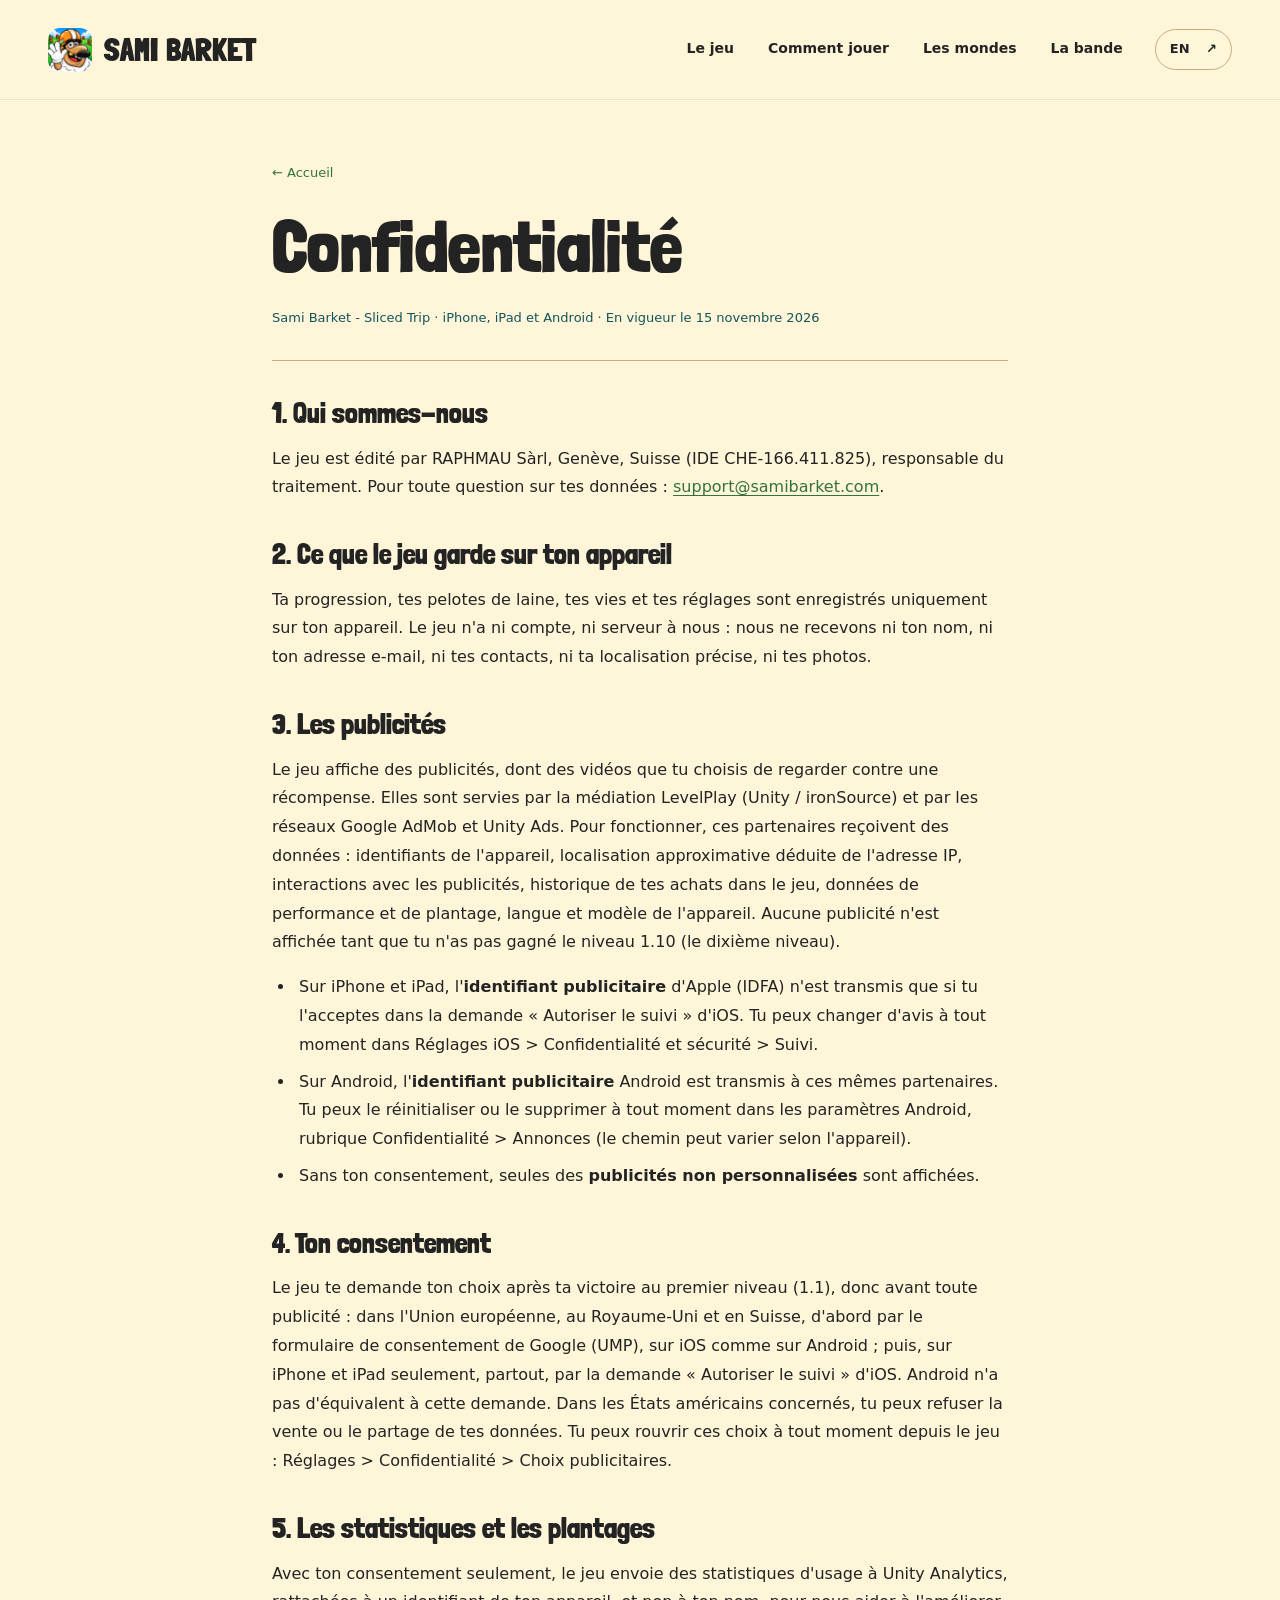
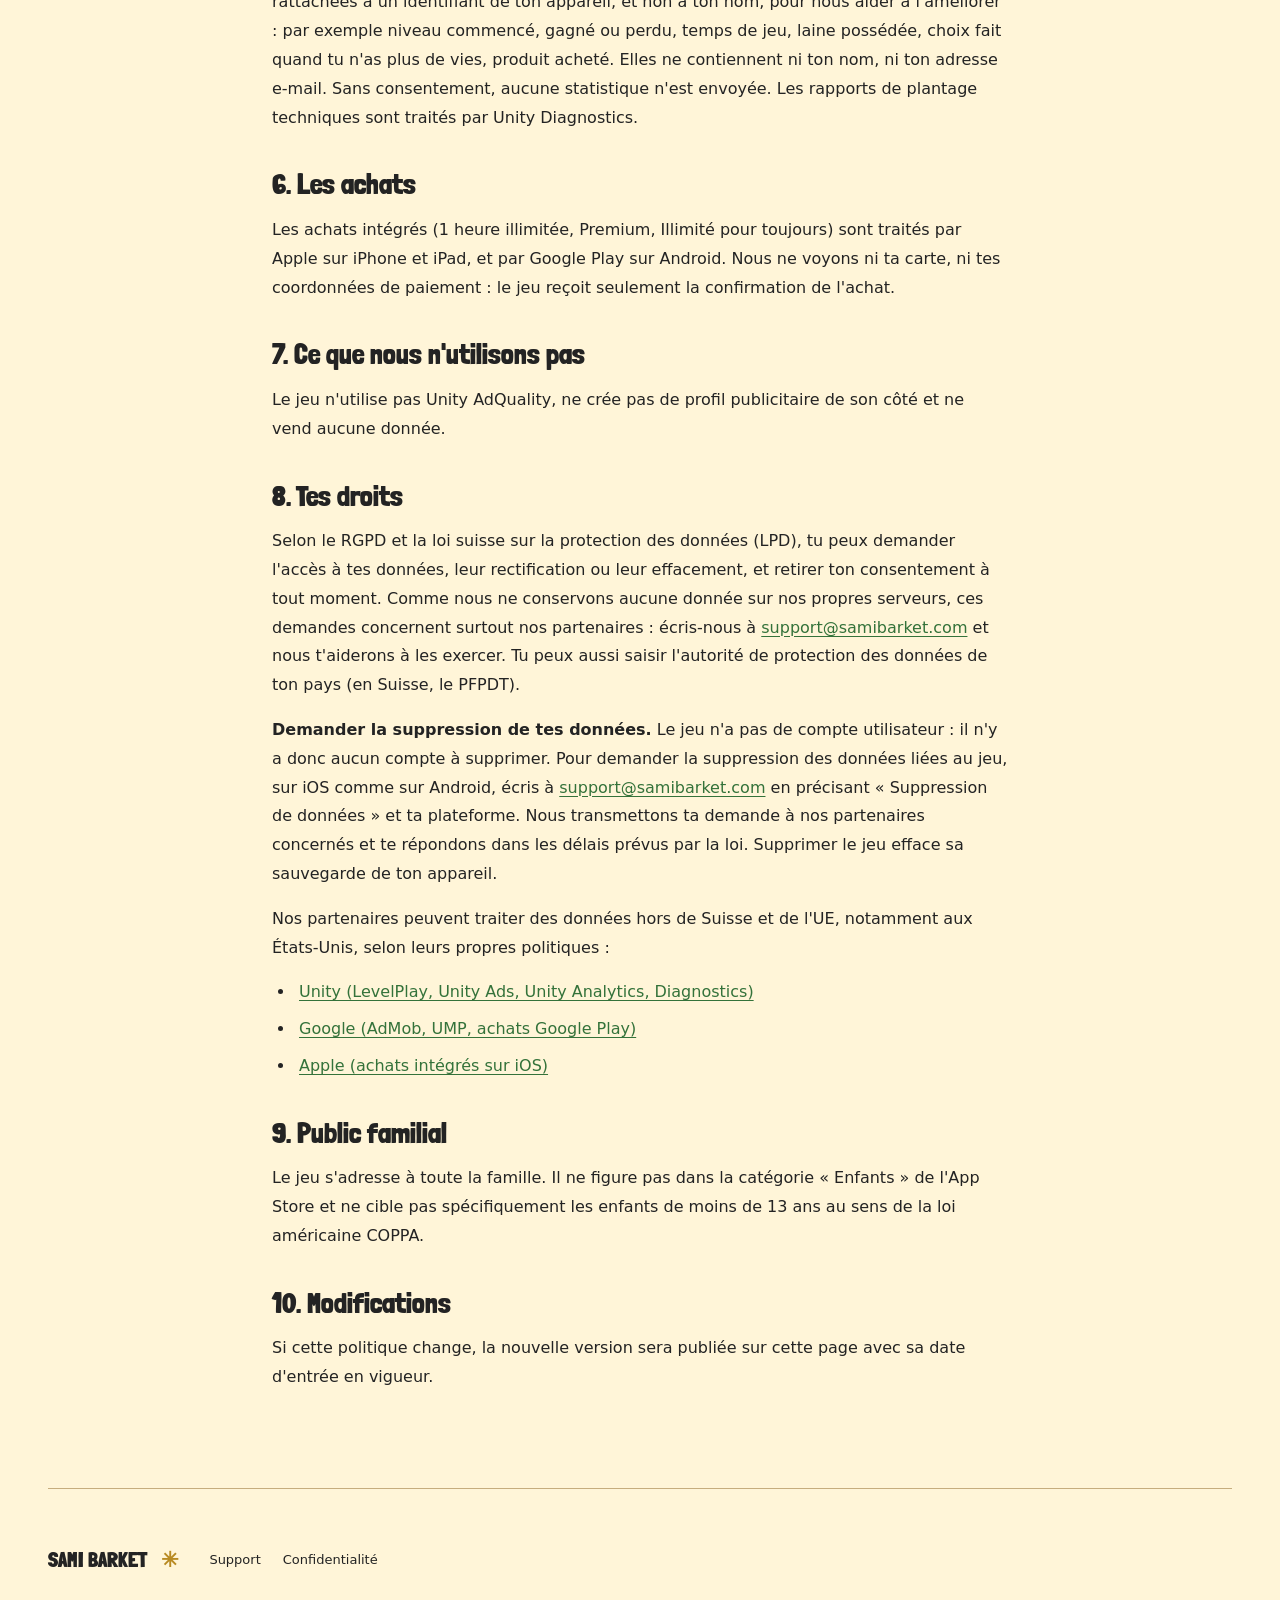
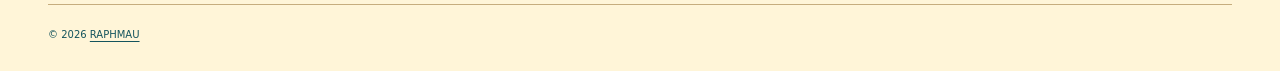
<file: confidentialite/index.html>
<!doctype html>
<html lang="fr"><head><meta charset="utf-8"><meta name="viewport" content="width=device-width, initial-scale=1"><title>Confidentialité · Sami Barket - Sliced Trip</title><meta name="description" content="Politique de confidentialité du jeu Sami Barket - Sliced Trip."><meta name="theme-color" content="#fff9e9"><link rel="icon" href="/icon.png"><link rel="stylesheet" href="/home.css?v=8"><link rel="canonical" href="https://samibarket.com/confidentialite/"><link rel="alternate" hreflang="en" href="https://samibarket.com/privacy/"></head>
<body><a class="skip" href="#main">Aller au contenu</a><header class="site-header"><a class="brand" href="/" aria-label="Sami Barket"><img src="/icon.png" width="44" height="44" alt=""><span>SAMI<span class="brand-small">BARKET</span></span></a><nav aria-label="Navigation principale"><a href="/#sliced-trip">Le jeu</a><a href="/#how-to-play">Comment jouer</a><a href="/#worlds">Les mondes</a><a href="/#the-flock">La bande</a></nav><a class="language" href="/privacy/" lang="en">EN <span aria-hidden="true">↗</span></a></header>
<main id="main" class="document-page"><header class="document-heading"><a class="back-link" href="/">← Accueil</a><h1>Confidentialité</h1><p>Sami Barket - Sliced Trip · iPhone, iPad et Android · En vigueur le 15 novembre 2026</p></header><div class="document-content">
    <h2>1. Qui sommes-nous</h2>
    <p>Le jeu est édité par RAPHMAU Sàrl, Genève, Suisse (IDE CHE-166.411.825), responsable du traitement. Pour toute question sur tes données : <a href="mailto:support@samibarket.com">support@samibarket.com</a>.</p>

    <h2>2. Ce que le jeu garde sur ton appareil</h2>
    <p>Ta progression, tes pelotes de laine, tes vies et tes réglages sont enregistrés uniquement sur ton appareil. Le jeu n'a ni compte, ni serveur à nous : nous ne recevons ni ton nom, ni ton adresse e-mail, ni tes contacts, ni ta localisation précise, ni tes photos.</p>

    <h2>3. Les publicités</h2>
    <p>Le jeu affiche des publicités, dont des vidéos que tu choisis de regarder contre une récompense. Elles sont servies par la médiation LevelPlay (Unity / ironSource) et par les réseaux Google AdMob et Unity Ads. Pour fonctionner, ces partenaires reçoivent des données : identifiants de l'appareil, localisation approximative déduite de l'adresse IP, interactions avec les publicités, historique de tes achats dans le jeu, données de performance et de plantage, langue et modèle de l'appareil. Aucune publicité n'est affichée tant que tu n'as pas gagné le niveau 1.10 (le dixième niveau).</p>
    <ul>
      <li>Sur iPhone et iPad, l'<strong>identifiant publicitaire</strong> d'Apple (IDFA) n'est transmis que si tu l'acceptes dans la demande « Autoriser le suivi » d'iOS. Tu peux changer d'avis à tout moment dans Réglages iOS &gt; Confidentialité et sécurité &gt; Suivi.</li>
      <li>Sur Android, l'<strong>identifiant publicitaire</strong> Android est transmis à ces mêmes partenaires. Tu peux le réinitialiser ou le supprimer à tout moment dans les paramètres Android, rubrique Confidentialité &gt; Annonces (le chemin peut varier selon l'appareil).</li>
      <li>Sans ton consentement, seules des <strong>publicités non personnalisées</strong> sont affichées.</li>
    </ul>

    <h2>4. Ton consentement</h2>
    <p>Le jeu te demande ton choix après ta victoire au premier niveau (1.1), donc avant toute publicité : dans l'Union européenne, au Royaume-Uni et en Suisse, d'abord par le formulaire de consentement de Google (UMP), sur iOS comme sur Android ; puis, sur iPhone et iPad seulement, partout, par la demande « Autoriser le suivi » d'iOS. Android n'a pas d'équivalent à cette demande. Dans les États américains concernés, tu peux refuser la vente ou le partage de tes données. Tu peux rouvrir ces choix à tout moment depuis le jeu : Réglages &gt; Confidentialité &gt; Choix publicitaires.</p>

    <h2>5. Les statistiques et les plantages</h2>
    <p>Avec ton consentement seulement, le jeu envoie des statistiques d'usage à Unity Analytics, rattachées à un identifiant de ton appareil, et non à ton nom, pour nous aider à l'améliorer : par exemple niveau commencé, gagné ou perdu, temps de jeu, laine possédée, choix fait quand tu n'as plus de vies, produit acheté. Elles ne contiennent ni ton nom, ni ton adresse e-mail. Sans consentement, aucune statistique n'est envoyée. Les rapports de plantage techniques sont traités par Unity Diagnostics.</p>

    <h2>6. Les achats</h2>
    <p>Les achats intégrés (1 heure illimitée, Premium, Illimité pour toujours) sont traités par Apple sur iPhone et iPad, et par Google Play sur Android. Nous ne voyons ni ta carte, ni tes coordonnées de paiement : le jeu reçoit seulement la confirmation de l'achat.</p>

    <h2>7. Ce que nous n'utilisons pas</h2>
    <p>Le jeu n'utilise pas Unity AdQuality, ne crée pas de profil publicitaire de son côté et ne vend aucune donnée.</p>

    <h2>8. Tes droits</h2>
    <p>Selon le RGPD et la loi suisse sur la protection des données (LPD), tu peux demander l'accès à tes données, leur rectification ou leur effacement, et retirer ton consentement à tout moment. Comme nous ne conservons aucune donnée sur nos propres serveurs, ces demandes concernent surtout nos partenaires : écris-nous à <a href="mailto:support@samibarket.com">support@samibarket.com</a> et nous t'aiderons à les exercer. Tu peux aussi saisir l'autorité de protection des données de ton pays (en Suisse, le PFPDT).</p>
    <p id="suppression"><strong>Demander la suppression de tes données.</strong> Le jeu n'a pas de compte utilisateur : il n'y a donc aucun compte à supprimer. Pour demander la suppression des données liées au jeu, sur iOS comme sur Android, écris à <a href="mailto:support@samibarket.com">support@samibarket.com</a> en précisant « Suppression de données » et ta plateforme. Nous transmettons ta demande à nos partenaires concernés et te répondons dans les délais prévus par la loi. Supprimer le jeu efface sa sauvegarde de ton appareil.</p>
    <p>Nos partenaires peuvent traiter des données hors de Suisse et de l'UE, notamment aux États-Unis, selon leurs propres politiques :</p>
    <ul>
      <li><a href="https://unity.com/legal/game-player-and-app-user-privacy-policy">Unity (LevelPlay, Unity Ads, Unity Analytics, Diagnostics)</a></li>
      <li><a href="https://policies.google.com/privacy">Google (AdMob, UMP, achats Google Play)</a></li>
      <li><a href="https://www.apple.com/legal/privacy/">Apple (achats intégrés sur iOS)</a></li>
    </ul>

    <h2>9. Public familial</h2>
    <p>Le jeu s'adresse à toute la famille. Il ne figure pas dans la catégorie « Enfants » de l'App Store et ne cible pas spécifiquement les enfants de moins de 13 ans au sens de la loi américaine COPPA.</p>

    <h2>10. Modifications</h2>
    <p>Si cette politique change, la nouvelle version sera publiée sur cette page avec sa date d'entrée en vigueur.</p>
  </div></main>
<footer class="site-footer section-width"><div><a class="footer-brand" href="/">SAMI BARKET <span aria-hidden="true">✳</span></a></div><div class="footer-links"><a href="/support/">Support</a><a href="/confidentialite/">Confidentialité</a></div><p class="legal">© 2026 <a href="https://raphmau.ch" target="_blank" rel="noopener">RAPHMAU</a></p></footer></body></html>
</file>
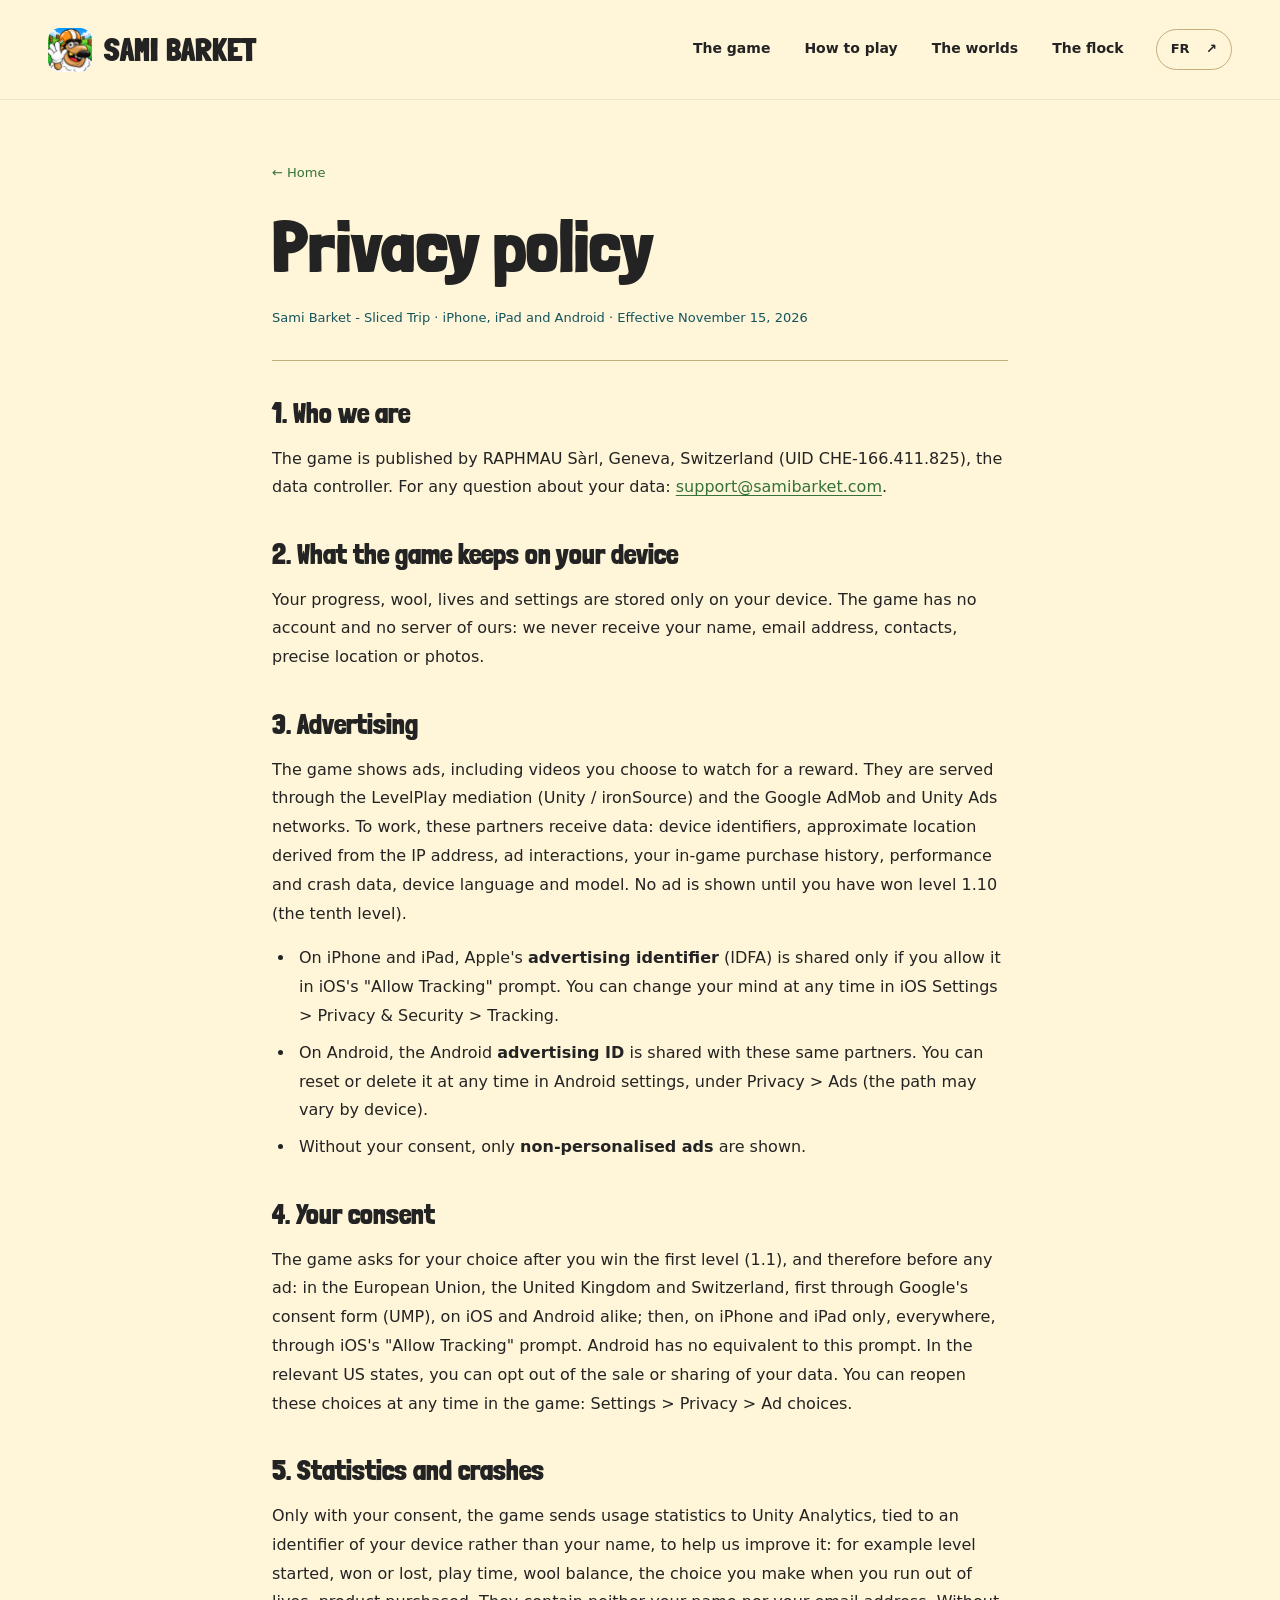
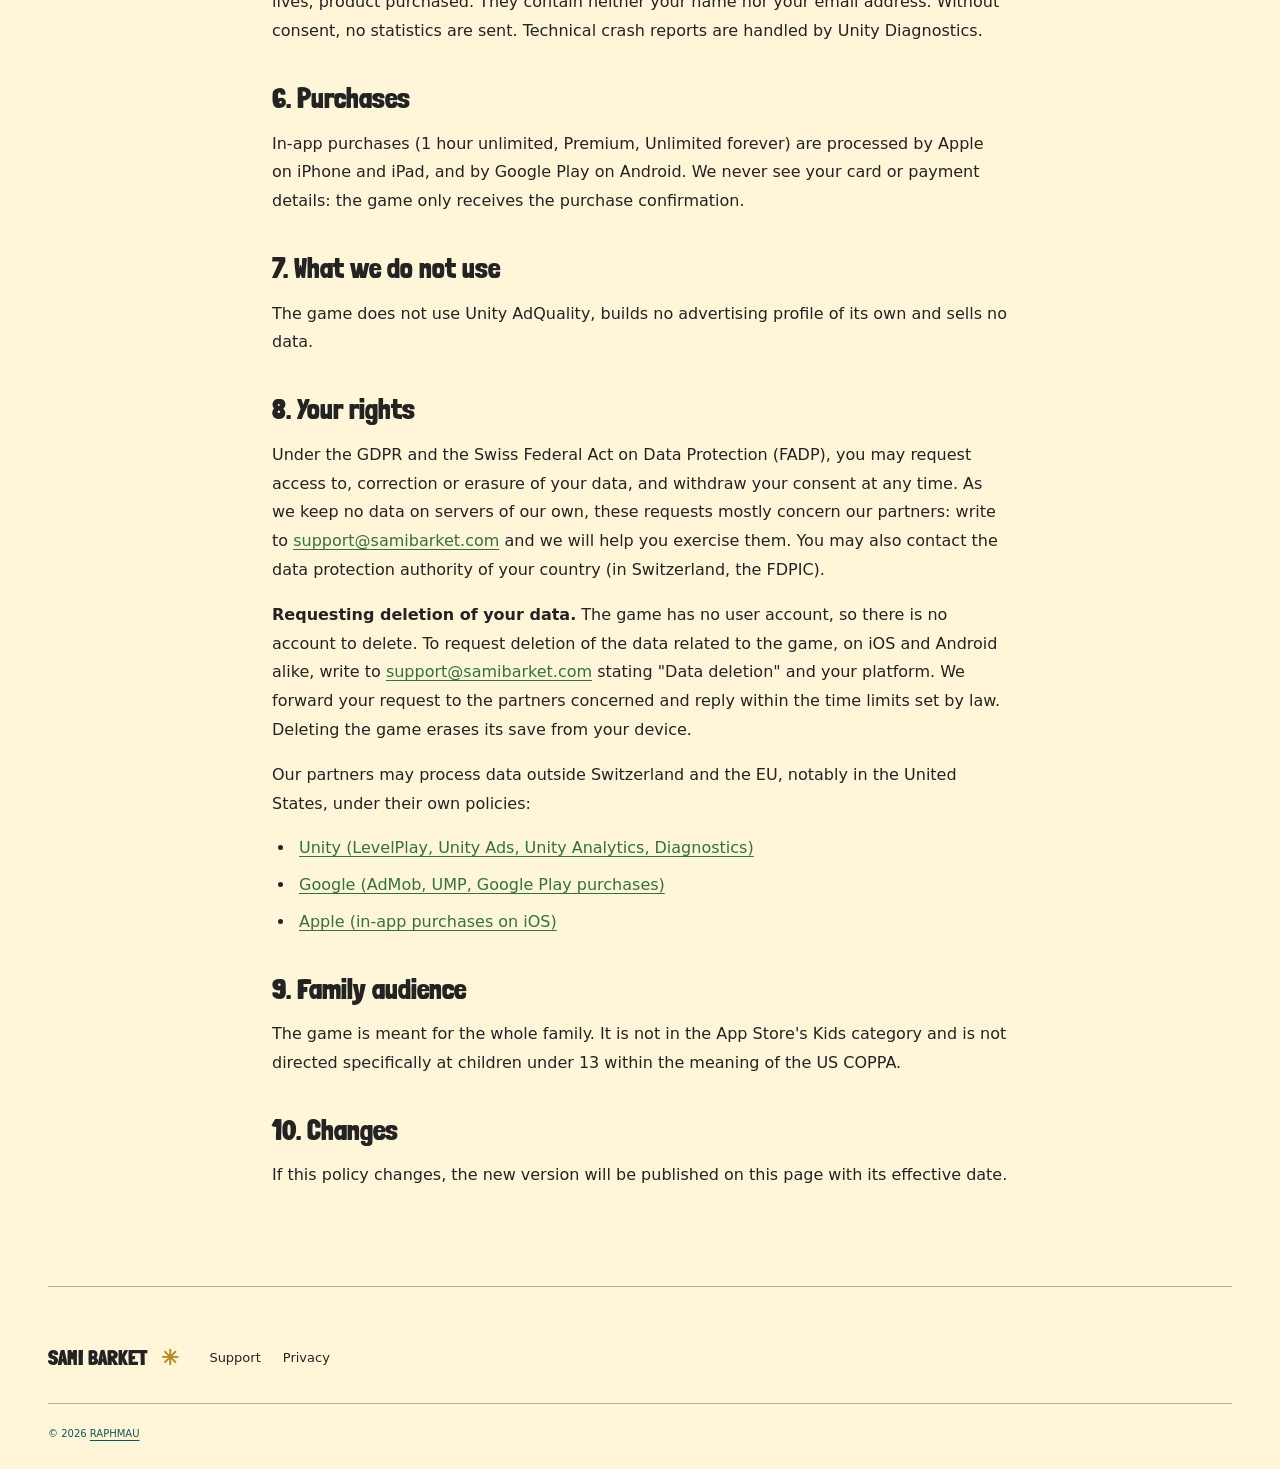
<file: privacy/index.html>
<!doctype html>
<html lang="en"><head><meta charset="utf-8"><meta name="viewport" content="width=device-width, initial-scale=1"><title>Privacy policy · Sami Barket - Sliced Trip</title><meta name="description" content="Privacy policy of the game Sami Barket - Sliced Trip."><meta name="theme-color" content="#fff9e9"><link rel="icon" href="/icon.png"><link rel="stylesheet" href="/home.css?v=8"><link rel="canonical" href="https://samibarket.com/privacy/"><link rel="alternate" hreflang="fr" href="https://samibarket.com/confidentialite/"></head>
<body><a class="skip" href="#main">Skip to content</a><header class="site-header"><a class="brand" href="/en/" aria-label="Sami Barket"><img src="/icon.png" width="44" height="44" alt=""><span>SAMI<span class="brand-small">BARKET</span></span></a><nav aria-label="Main navigation"><a href="/en/#sliced-trip">The game</a><a href="/en/#how-to-play">How to play</a><a href="/en/#worlds">The worlds</a><a href="/en/#the-flock">The flock</a></nav><a class="language" href="/confidentialite/" lang="fr">FR <span aria-hidden="true">↗</span></a></header>
<main id="main" class="document-page"><header class="document-heading"><a class="back-link" href="/en/">← Home</a><h1>Privacy policy</h1><p>Sami Barket - Sliced Trip · iPhone, iPad and Android · Effective November 15, 2026</p></header><div class="document-content">
    <h2>1. Who we are</h2>
    <p>The game is published by RAPHMAU Sàrl, Geneva, Switzerland (UID CHE-166.411.825), the data controller. For any question about your data: <a href="mailto:support@samibarket.com">support@samibarket.com</a>.</p>

    <h2>2. What the game keeps on your device</h2>
    <p>Your progress, wool, lives and settings are stored only on your device. The game has no account and no server of ours: we never receive your name, email address, contacts, precise location or photos.</p>

    <h2>3. Advertising</h2>
    <p>The game shows ads, including videos you choose to watch for a reward. They are served through the LevelPlay mediation (Unity / ironSource) and the Google AdMob and Unity Ads networks. To work, these partners receive data: device identifiers, approximate location derived from the IP address, ad interactions, your in-game purchase history, performance and crash data, device language and model. No ad is shown until you have won level 1.10 (the tenth level).</p>
    <ul>
      <li>On iPhone and iPad, Apple's <strong>advertising identifier</strong> (IDFA) is shared only if you allow it in iOS's "Allow Tracking" prompt. You can change your mind at any time in iOS Settings &gt; Privacy &amp; Security &gt; Tracking.</li>
      <li>On Android, the Android <strong>advertising ID</strong> is shared with these same partners. You can reset or delete it at any time in Android settings, under Privacy &gt; Ads (the path may vary by device).</li>
      <li>Without your consent, only <strong>non-personalised ads</strong> are shown.</li>
    </ul>

    <h2>4. Your consent</h2>
    <p>The game asks for your choice after you win the first level (1.1), and therefore before any ad: in the European Union, the United Kingdom and Switzerland, first through Google's consent form (UMP), on iOS and Android alike; then, on iPhone and iPad only, everywhere, through iOS's "Allow Tracking" prompt. Android has no equivalent to this prompt. In the relevant US states, you can opt out of the sale or sharing of your data. You can reopen these choices at any time in the game: Settings &gt; Privacy &gt; Ad choices.</p>

    <h2>5. Statistics and crashes</h2>
    <p>Only with your consent, the game sends usage statistics to Unity Analytics, tied to an identifier of your device rather than your name, to help us improve it: for example level started, won or lost, play time, wool balance, the choice you make when you run out of lives, product purchased. They contain neither your name nor your email address. Without consent, no statistics are sent. Technical crash reports are handled by Unity Diagnostics.</p>

    <h2>6. Purchases</h2>
    <p>In-app purchases (1 hour unlimited, Premium, Unlimited forever) are processed by Apple on iPhone and iPad, and by Google Play on Android. We never see your card or payment details: the game only receives the purchase confirmation.</p>

    <h2>7. What we do not use</h2>
    <p>The game does not use Unity AdQuality, builds no advertising profile of its own and sells no data.</p>

    <h2>8. Your rights</h2>
    <p>Under the GDPR and the Swiss Federal Act on Data Protection (FADP), you may request access to, correction or erasure of your data, and withdraw your consent at any time. As we keep no data on servers of our own, these requests mostly concern our partners: write to <a href="mailto:support@samibarket.com">support@samibarket.com</a> and we will help you exercise them. You may also contact the data protection authority of your country (in Switzerland, the FDPIC).</p>
    <p id="data-deletion"><strong>Requesting deletion of your data.</strong> The game has no user account, so there is no account to delete. To request deletion of the data related to the game, on iOS and Android alike, write to <a href="mailto:support@samibarket.com">support@samibarket.com</a> stating "Data deletion" and your platform. We forward your request to the partners concerned and reply within the time limits set by law. Deleting the game erases its save from your device.</p>
    <p>Our partners may process data outside Switzerland and the EU, notably in the United States, under their own policies:</p>
    <ul>
      <li><a href="https://unity.com/legal/game-player-and-app-user-privacy-policy">Unity (LevelPlay, Unity Ads, Unity Analytics, Diagnostics)</a></li>
      <li><a href="https://policies.google.com/privacy">Google (AdMob, UMP, Google Play purchases)</a></li>
      <li><a href="https://www.apple.com/legal/privacy/">Apple (in-app purchases on iOS)</a></li>
    </ul>

    <h2>9. Family audience</h2>
    <p>The game is meant for the whole family. It is not in the App Store's Kids category and is not directed specifically at children under 13 within the meaning of the US COPPA.</p>

    <h2>10. Changes</h2>
    <p>If this policy changes, the new version will be published on this page with its effective date.</p>
  </div></main>
<footer class="site-footer section-width"><div><a class="footer-brand" href="/en/">SAMI BARKET <span aria-hidden="true">✳</span></a></div><div class="footer-links"><a href="/en/support/">Support</a><a href="/privacy/">Privacy</a></div><p class="legal">© 2026 <a href="https://raphmau.ch" target="_blank" rel="noopener">RAPHMAU</a></p></footer></body></html>
</file>
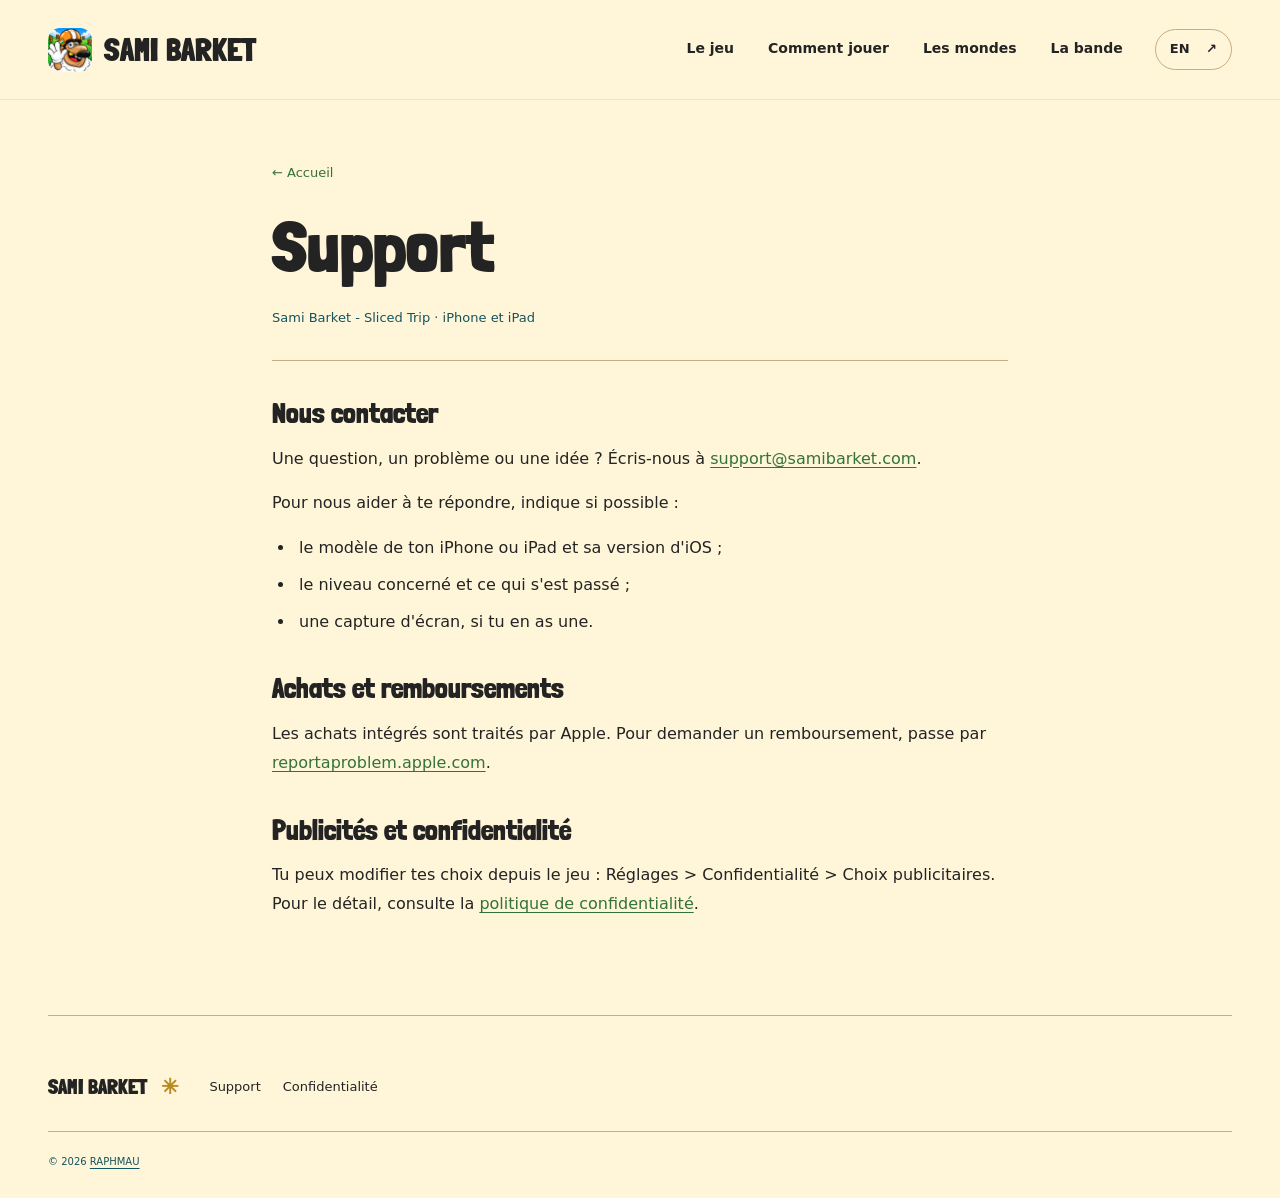
<file: support/index.html>
<!doctype html>
<html lang="fr"><head><meta charset="utf-8"><meta name="viewport" content="width=device-width, initial-scale=1"><title>Support · Sami Barket - Sliced Trip</title><meta name="description" content="Aide et informations pour Sami Barket - Sliced Trip."><meta name="theme-color" content="#fff9e9"><link rel="icon" href="/icon.png"><link rel="stylesheet" href="/home.css?v=8"><link rel="canonical" href="https://samibarket.com/support/"><link rel="alternate" hreflang="en" href="https://samibarket.com/en/support/"></head>
<body><a class="skip" href="#main">Aller au contenu</a><header class="site-header"><a class="brand" href="/" aria-label="Sami Barket"><img src="/icon.png" width="44" height="44" alt=""><span>SAMI<span class="brand-small">BARKET</span></span></a><nav aria-label="Navigation principale"><a href="/#sliced-trip">Le jeu</a><a href="/#how-to-play">Comment jouer</a><a href="/#worlds">Les mondes</a><a href="/#the-flock">La bande</a></nav><a class="language" href="/en/support/" lang="en">EN <span aria-hidden="true">↗</span></a></header>
<main id="main" class="document-page"><header class="document-heading"><a class="back-link" href="/">← Accueil</a><h1>Support</h1><p>Sami Barket - Sliced Trip · iPhone et iPad</p></header><div class="document-content">
      <h2>Nous contacter</h2>
      <p>Une question, un problème ou une idée ? Écris-nous à <a href="mailto:support@samibarket.com">support@samibarket.com</a>.</p>
      <p>Pour nous aider à te répondre, indique si possible :</p>
      <ul>
        <li>le modèle de ton iPhone ou iPad et sa version d'iOS ;</li>
        <li>le niveau concerné et ce qui s'est passé ;</li>
        <li>une capture d'écran, si tu en as une.</li>
      </ul>

      <h2>Achats et remboursements</h2>
      <p>Les achats intégrés sont traités par Apple. Pour demander un remboursement, passe par <a href="https://reportaproblem.apple.com/">reportaproblem.apple.com</a>.</p>

      <h2>Publicités et confidentialité</h2>
      <p>Tu peux modifier tes choix depuis le jeu : Réglages &gt; Confidentialité &gt; Choix publicitaires. Pour le détail, consulte la <a href="/confidentialite/">politique de confidentialité</a>.</p>
    </div></main>
<footer class="site-footer section-width"><div><a class="footer-brand" href="/">SAMI BARKET <span aria-hidden="true">✳</span></a></div><div class="footer-links"><a href="/support/">Support</a><a href="/confidentialite/">Confidentialité</a></div><p class="legal">© 2026 <a href="https://raphmau.ch" target="_blank" rel="noopener">RAPHMAU</a></p></footer></body></html>
</file>
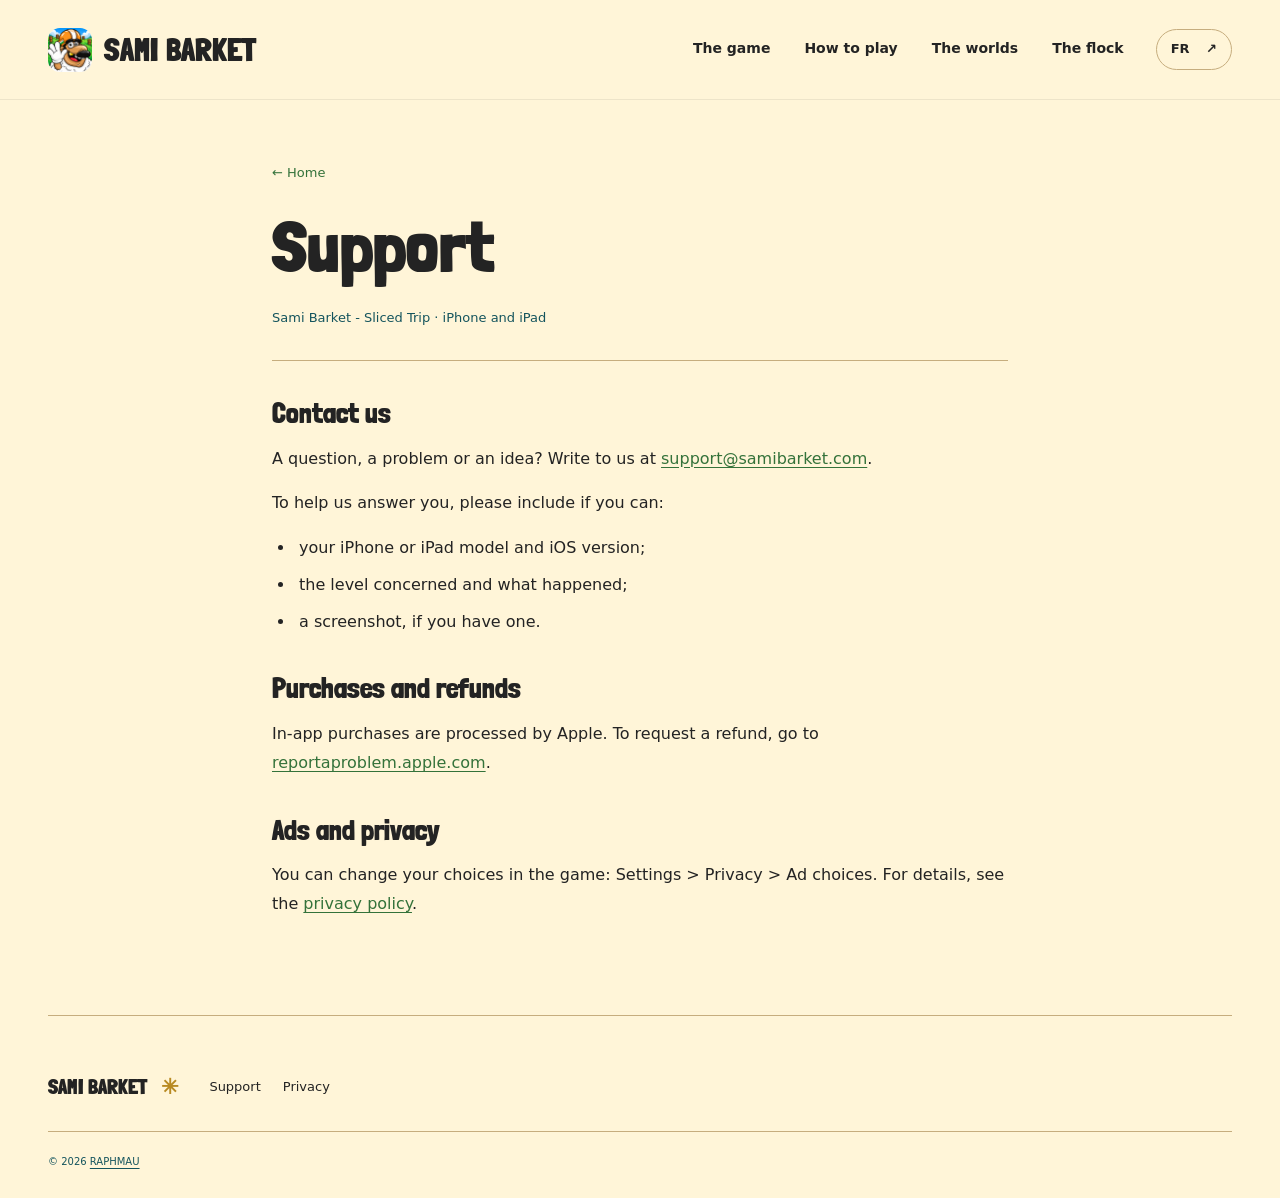
<file: en/support/index.html>
<!doctype html>
<html lang="en"><head><meta charset="utf-8"><meta name="viewport" content="width=device-width, initial-scale=1"><title>Support · Sami Barket - Sliced Trip</title><meta name="description" content="Help and information for Sami Barket - Sliced Trip."><meta name="theme-color" content="#fff9e9"><link rel="icon" href="/icon.png"><link rel="stylesheet" href="/home.css?v=8"><link rel="canonical" href="https://samibarket.com/en/support/"><link rel="alternate" hreflang="fr" href="https://samibarket.com/support/"></head>
<body><a class="skip" href="#main">Skip to content</a><header class="site-header"><a class="brand" href="/en/" aria-label="Sami Barket"><img src="/icon.png" width="44" height="44" alt=""><span>SAMI<span class="brand-small">BARKET</span></span></a><nav aria-label="Main navigation"><a href="/en/#sliced-trip">The game</a><a href="/en/#how-to-play">How to play</a><a href="/en/#worlds">The worlds</a><a href="/en/#the-flock">The flock</a></nav><a class="language" href="/support/" lang="fr">FR <span aria-hidden="true">↗</span></a></header>
<main id="main" class="document-page"><header class="document-heading"><a class="back-link" href="/en/">← Home</a><h1>Support</h1><p>Sami Barket - Sliced Trip · iPhone and iPad</p></header><div class="document-content">
      <h2>Contact us</h2>
      <p>A question, a problem or an idea? Write to us at <a href="mailto:support@samibarket.com">support@samibarket.com</a>.</p>
      <p>To help us answer you, please include if you can:</p>
      <ul>
        <li>your iPhone or iPad model and iOS version;</li>
        <li>the level concerned and what happened;</li>
        <li>a screenshot, if you have one.</li>
      </ul>

      <h2>Purchases and refunds</h2>
      <p>In-app purchases are processed by Apple. To request a refund, go to <a href="https://reportaproblem.apple.com/">reportaproblem.apple.com</a>.</p>

      <h2>Ads and privacy</h2>
      <p>You can change your choices in the game: Settings &gt; Privacy &gt; Ad choices. For details, see the <a href="/privacy/">privacy policy</a>.</p>
    </div></main>
<footer class="site-footer section-width"><div><a class="footer-brand" href="/en/">SAMI BARKET <span aria-hidden="true">✳</span></a></div><div class="footer-links"><a href="/en/support/">Support</a><a href="/privacy/">Privacy</a></div><p class="legal">© 2026 <a href="https://raphmau.ch" target="_blank" rel="noopener">RAPHMAU</a></p></footer></body></html>
</file>
<file: home.css>
:root{--cream:#FFF5D8;--ink:#232323;--green:#34723A;--orange:#ED8B2D;--line:#C6AD7E;--muted:#14545D}*{box-sizing:border-box}html{scroll-behavior:smooth;scroll-padding-top:100px}body{margin:0;background:var(--cream);color:var(--ink);font-family:system-ui,-apple-system,BlinkMacSystemFont,"Segoe UI",sans-serif;line-height:1.55}a{color:inherit;text-decoration:none}a:focus-visible{outline:3px solid #187A83;outline-offset:6px}img{display:block;max-width:100%;height:auto}h1,h2,h3,h4,p{margin:0}h1,h2{font-family:Londrina,system-ui,sans-serif;font-weight:900;letter-spacing:-.055em;line-height:1.04}h1{font-size:clamp(3.3rem,5.6vw,6rem)}h2{font-size:clamp(2.8rem,4.4vw,4.4rem)}em{font-style:italic;color:var(--green)}.section-width{width:min(1200px,calc(100% - 96px));margin-inline:auto}.skip{position:fixed;left:12px;top:-100px;z-index:10;background:var(--cream);padding:14px}.skip:focus{top:12px}.site-header{height:100px;max-width:1392px;margin:auto;display:flex;align-items:center;justify-content:space-between;padding:0 48px;gap:32px;border-bottom:1px solid #23232314}.brand{display:flex;align-items:center;gap:11px;line-height:1;font-size:24px;font-weight:900;letter-spacing:-1px}.brand img{border-radius:12px}.brand-small{display:block;font-size:11px;letter-spacing:3px;margin-top:5px}.site-header nav{display:flex;gap:34px;font-size:14px;font-weight:700}.site-header nav a{padding:12px 0;border-bottom:2px solid transparent}.site-header nav a:hover{border-color:var(--green)}.language{font-size:13px;font-weight:800;border:1px solid var(--line);padding:9px 14px;border-radius:25px}.language span{margin-left:12px}.hero{position:relative;max-width:1440px;margin:auto;display:grid;grid-template-columns:1fr 1fr;min-height:730px;padding:84px 48px 100px;align-items:center;overflow:hidden}.hero-copy{position:relative;z-index:2;max-width:650px}.eyebrow{font-size:11px;font-weight:800;letter-spacing:1.7px;line-height:1.7;margin-bottom:24px}.tiny-sun{color:#C88B3B;font-size:21px;vertical-align:middle;margin-right:6px}.intro{max-width:420px;font-size:18px;color:var(--muted);margin:28px 0 30px}.button{display:inline-flex;justify-content:space-between;align-items:center;gap:36px;border:2px solid var(--ink);border-radius:50px;padding:16px 24px;background:#694824;color:#FFFFFF;font-size:14px;font-weight:700;box-shadow:0 4px 0 #493120;transition:transform .15s,box-shadow .15s}.button:hover{transform:translateY(-2px);box-shadow:0 6px 0 #493120}.button span{font-size:22px;line-height:1}.launch-status{font-size:12px;color:var(--muted);display:flex;align-items:center;gap:7px;margin:20px 4px}.launch-status>span{width:6px;height:6px;background:#B88A22;border-radius:50%}.hero-art{position:relative;height:540px;isolation:isolate}.sky-orb{position:absolute;inset:10px -60px -20px 10px;background:#70B9EA;border-radius:50% 46% 42% 50%;transform:rotate(-9deg);z-index:-2}.hero-logo{position:absolute;width:72%;left:10%;top:4%;transform:rotate(-7deg);z-index:2}.hero-sami{position:absolute;height:400px;width:auto;left:8%;bottom:1%;filter:drop-shadow(0 15px 0 #2323230D);transform:rotate(-7deg)}.balloon{position:absolute;width:125px;right:2%;top:23%;transform:rotate(8deg)}.field-patch{position:absolute;width:460px;height:160px;background:#59AB45;border-radius:50%;bottom:-15px;left:1%;transform:rotate(-8deg);z-index:-1}.art-sticker{position:absolute;right:3%;bottom:7%;width:130px;height:130px;border-radius:50%;background:#F2CB3D;display:flex;flex-direction:column;justify-content:center;align-items:center;font-size:16px;line-height:1.1;letter-spacing:2px;transform:rotate(13deg);border:2px solid #232323}.art-sticker b{font-family:Londrina,system-ui,sans-serif;font-size:35px;letter-spacing:-2px}.doodle{position:absolute;font-size:44px;color:#ED8B2D}.star-one{top:22%;left:1%}.star-two{right:-2%;bottom:41%;font-size:55px;color:var(--green)}.hero-footnote{position:absolute;left:48px;bottom:32px;font-size:12px;font-weight:700;display:flex;gap:30px;align-items:center}.hero-footnote span{font-size:22px}.how{display:grid;grid-template-columns:1fr 1fr;gap:110px;align-items:center;padding-block:90px 110px}.game-visual{position:relative;display:grid;place-items:center;min-height:610px}.screen-halo{position:absolute;width:100%;aspect-ratio:1;background:#F7E6BD;border-radius:48% 48% 45% 50%;transform:rotate(-8deg)}figure{margin:0;position:relative;transform:rotate(-5deg)}.phone{width:245px;background:#232323;border:8px solid #232323;border-radius:34px;overflow:hidden;box-shadow:18px 24px 0 #23232313}.phone img{width:100%;border-radius:25px}figcaption{font-size:10px;text-align:center;color:#14545D;margin-top:23px;transform:rotate(5deg)}.visual-note{position:absolute;left:-4%;bottom:29%;font-family:Londrina,system-ui,sans-serif;font-style:italic;font-size:28px;transform:rotate(-16deg);color:var(--green)}.visual-note span{display:block;font-size:60px;text-align:center;line-height:1}.how-copy .eyebrow{max-width:320px}.steps{list-style:none;padding:0;margin:36px 0 0}.steps li{display:flex;gap:22px;margin-bottom:26px}.step-number{flex:0 0 40px;height:40px;border:1px solid #C6AD7E;border-radius:50%;display:grid;place-items:center;font-size:12px;font-weight:700}.steps h3{font-size:18px;margin:4px 0 7px;letter-spacing:-.4px}.steps p{font-size:14px;color:var(--muted);max-width:340px}.challenge{background:#14545D;color:#FFF5D8;padding:88px 0;position:relative}.challenge-inner{display:grid;grid-template-columns:1fr 1fr;gap:80px;align-items:center}.challenge .eyebrow{color:#FFF5D8}.challenge em{color:#FFE784}.challenge h2{font-size:clamp(3rem,4.4vw,4.4rem)}.challenge p:not(.eyebrow){max-width:380px;font-size:16px;color:#FFF5D8;margin-top:25px}.stats{display:grid;grid-template-columns:1fr 1fr;gap:32px}.stats div{border-top:1px solid #FFF5D840;padding-top:15px}.stats div:first-child{grid-column:span 2}.stats strong{font-family:Londrina,system-ui,sans-serif;display:block;font-size:74px;line-height:1.1;font-weight:400;letter-spacing:-4px;color:#FFE784}.stats div:first-child strong{font-size:104px}.stats span{display:block;font-size:12px;letter-spacing:.5px;margin-top:8px}.family{padding-block:110px 80px}.section-heading{max-width:650px;margin-bottom:52px}.section-heading>p:last-child{margin-top:24px;max-width:480px;color:var(--muted);font-size:17px}.game-cards{display:grid;grid-template-columns:1fr 1fr;gap:32px}.game-card{border:1px solid #C6AD7E;border-radius:20px;overflow:hidden;background:#FFFFFF}.card-art{height:270px;position:relative;overflow:hidden;display:grid;place-items:center}.fusion .card-art{background:#FFE784}.bercail .card-art{background:#45A3A7}.fusion .card-art img{width:240px;transform:rotate(-12deg)}.bercail .card-art img{width:320px;z-index:1;transform:rotate(-8deg)}.card-spark{position:absolute;left:18%;top:22%;color:#694824;font-size:50px}.flight-trail{position:absolute;left:4%;bottom:22%;font-size:100px;color:#14545D;transform:rotate(-10deg)}.card-content{padding:30px 34px 35px}.pill{font-size:10px;font-weight:700;letter-spacing:.5px;padding:5px 10px;border:1px solid #C6AD7E;border-radius:20px}.card-content h3{font-size:14px;font-weight:600;color:var(--muted);margin:24px 0 0}.card-content h3 span{display:block;font-family:Londrina,system-ui,sans-serif;font-size:34px;letter-spacing:-1.2px;color:var(--ink);line-height:1.25}.card-content h4{font-size:15px;margin:17px 0 7px}.card-content p{font-size:14px;color:var(--muted);max-width:400px}.family-note{font-size:12px;color:var(--muted);margin-top:25px;max-width:650px}.contact{border-top:1px solid var(--line);border-bottom:1px solid var(--line);padding-block:46px;display:flex;align-items:center;justify-content:space-between;gap:30px}.contact h2{font-size:30px;letter-spacing:-1px}.contact p{color:var(--muted);font-size:14px;margin-top:10px}.button-outline{background:transparent;color:var(--ink);box-shadow:none}.button-outline:hover{box-shadow:0 3px 0 #232323}.site-footer{padding-block:55px 28px;display:grid;grid-template-columns:1fr auto;gap:30px}.footer-brand{font-weight:900;letter-spacing:-1px;font-size:21px}.footer-brand span{color:#B88A22;margin-left:10px}.site-footer p{font-size:12px;color:var(--muted);margin-top:12px}.footer-links{display:flex;gap:25px;align-items:start;font-size:13px}.footer-links a:hover{text-decoration:underline}.site-footer .legal{grid-column:span 2;border-top:1px solid var(--line);padding-top:22px;font-size:10px;margin-top:10px}
@media(min-width:1500px){.hero{padding-inline:80px}.hero-footnote{left:80px}}@media(max-width:1050px){.section-width{width:calc(100% - 64px)}.hero{padding-inline:32px;min-height:650px;padding-top:55px}.hero-art{height:460px}.hero-sami{height:330px}.hero-logo{width:82%;left:0;top:6%}.balloon{width:100px;right:-3%}.field-patch{width:360px}.art-sticker{width:100px;height:100px;right:0;font-size:12px}.art-sticker b{font-size:28px}.how{gap:60px}.visual-note{display:none}.hero-footnote{left:32px}.site-header{padding-inline:32px}.challenge-inner{gap:50px}.card-content{padding:27px}.bercail .card-art img{width:280px}}
@media(max-width:700px){.site-header{height:78px;padding-inline:20px;gap:15px}.brand{font-size:21px}.brand img{width:36px;height:36px;border-radius:9px}.brand-small{font-size:9px}.site-header nav{gap:18px;font-size:12px}.site-header nav a:nth-child(2){display:none}.language{padding:6px 10px;font-size:11px}.language span{margin-left:3px}.section-width{width:calc(100% - 40px)}.hero{grid-template-columns:1fr;padding:40px 20px 58px;min-height:0}.hero-copy{max-width:500px}.eyebrow{font-size:9px;letter-spacing:1.4px;margin-bottom:18px}h1{font-size:clamp(3.2rem,10.8vw,4.7rem)}.intro{font-size:16px;max-width:350px;margin:22px 0}.button{padding:13px 21px;font-size:13px}.launch-status{margin-top:15px;font-size:11px}.hero-art{height:400px;width:100%;max-width:470px;margin:0 auto}.sky-orb{inset:25px -40px 0 0}.hero-logo{width:68%;top:5%;left:6%}.hero-sami{height:300px;left:12%;bottom:0}.balloon{width:95px;top:22%;right:0}.field-patch{width:340px;height:100px;bottom:0}.art-sticker{bottom:5%;right:1%;width:100px;height:100px}.star-one{top:25%;left:1%;font-size:30px}.star-two{right:3%;bottom:40%;font-size:38px}.hero-footnote{left:20px;bottom:12px;font-size:10px}.how{grid-template-columns:1fr;gap:32px;padding-block:55px 65px}.how-copy{grid-row:1}.how h2{font-size:3rem}.steps{margin-top:30px}.steps li{margin-bottom:22px}.steps p{max-width:100%}.game-visual{min-height:550px}.screen-halo{max-width:430px}.phone{width:218px;border-width:7px;border-radius:30px}.phone img{border-radius:22px}.challenge{padding-block:55px}.challenge-inner{grid-template-columns:1fr;gap:38px}.challenge h2{font-size:3.2rem}.challenge .eyebrow{max-width:290px}.challenge p:not(.eyebrow){font-size:15px}.stats{grid-template-columns:1fr 1fr 1fr;gap:18px}.stats div:first-child{grid-column:auto}.stats strong,.stats div:first-child strong{font-size:54px;letter-spacing:-3px}.stats span{font-size:10px}.family{padding-block:65px 50px}.family h2{font-size:3rem}.section-heading{margin-bottom:32px}.section-heading>p:last-child{font-size:15px}.game-cards{grid-template-columns:1fr;gap:25px}.card-art{height:235px}.fusion .card-art img{width:220px}.bercail .card-art img{width:280px}.card-content{padding:25px}.card-content h3 span{font-size:31px}.contact{flex-direction:column;align-items:flex-start;padding-block:35px;gap:25px}.contact h2{font-size:28px;max-width:300px;line-height:1.15}.site-footer{padding-top:36px;grid-template-columns:1fr;gap:24px}.site-footer .legal{grid-column:auto}.footer-links{font-size:12px}.site-footer p{max-width:260px}}
@media(prefers-reduced-motion:reduce){html{scroll-behavior:auto}*{transition:none!important}}

/* The game’s own title font, served locally with its OFL licence. */
@font-face{font-family:Londrina;src:url('/assets/LondrinaSolid-Black.ttf') format('truetype');font-style:normal;font-weight:900;font-display:swap}
h1,h2,.card-content h3 span,.art-sticker b,.brand,.footer-brand{font-family:Londrina,Arial,sans-serif;font-weight:900;letter-spacing:.005em}
h1{line-height:1.05}h1 em,h2 em{font-style:normal}.hero-sami{z-index:2}.hero-hand{z-index:3;pointer-events:none}.art-sticker{z-index:4}.hero-logo{z-index:4}.hero-footnote{font-weight:400}.worlds{padding-block:65px 100px;display:grid;grid-template-columns:1fr 1fr;gap:110px;align-items:center;border-top:1px solid var(--line)}.worlds-copy>p:not(.eyebrow){font-size:16px;color:var(--muted);margin-top:25px;max-width:450px}.worlds figure{justify-self:center;transform:rotate(3deg)}.worlds figcaption{transform:rotate(-3deg)}.world-list{display:flex;gap:12px;list-style:none;padding:0;margin-top:30px;flex-wrap:wrap}.world-list li{border-bottom:2px solid #C99A5D;padding:8px 10px;font-weight:700;font-size:14px}.card-content h3 span{font-size:38px}.contact h2{font-size:34px}
@media(max-width:700px){.worlds{grid-template-columns:1fr;gap:40px;padding-block:45px 65px}.worlds h2{font-size:3rem}.worlds-copy>p:not(.eyebrow){font-size:15px}.worlds figure{margin-top:10px}.hero-sami{left:12%}.hero-hand{left:12%}}

/* Header brand: one line, equally sized words. */
.brand{font-size:32px;white-space:nowrap;gap:12px}.brand-small{display:inline;font-family:inherit;font-size:inherit;letter-spacing:inherit;margin:0 0 0 7px}.brand>span{display:flex;align-items:baseline}.site-header nav{margin-left:auto}.language{flex-shrink:0}
@media(max-width:700px){.brand{font-size:25px;gap:8px}.brand-small{font-size:inherit;letter-spacing:inherit;margin-left:5px}.site-header nav{display:none}.site-header{gap:12px}.brand img{width:38px;height:38px}}

.cast{border-top:1px solid var(--line);padding-top:75px;padding-bottom:35px}.cast-copy{max-width:650px}.cast-copy>p:last-child{color:var(--muted);max-width:560px;margin-top:22px;font-size:16px}.cast-portrait{position:relative;margin:45px auto 0;min-height:410px;max-width:1000px;isolation:isolate}.cast-portrait:before{content:"";position:absolute;inset:60px -15px 10px;background:#8BC956;border-radius:45% 51% 38% 44%;z-index:-1}.cast-sheep{position:absolute;width:22%;filter:drop-shadow(0 8px 0 #2323230D);transform:rotate(180deg)}.sheep-1{left:37%;top:160px;z-index:5;width:25%}.sheep-2{left:18%;top:140px;z-index:4}.sheep-3{left:0;top:145px;z-index:3}.sheep-4{left:77%;top:150px;z-index:3}.sheep-5{left:59%;top:150px;z-index:4}.sheep-6{left:8%;top:0}.sheep-7{left:26%;top:10px}.sheep-8{left:44%;top:0}.sheep-9{left:62%;top:10px}.sheep-10{left:79%;top:0}.family{padding-top:60px}@media(max-width:700px){.cast{padding-top:45px;padding-bottom:15px}.cast h2{font-size:3rem}.cast-copy>p:last-child{font-size:15px}.cast-portrait{min-height:220px;margin-top:30px}.cast-sheep{width:25%}.sheep-1{left:36%;top:105px;width:29%}.sheep-2{left:15%;top:100px}.sheep-3{left:-3%;top:85px}.sheep-4{left:78%;top:85px}.sheep-5{left:59%;top:100px}.sheep-6{left:1%;top:10px}.sheep-7{left:20%;top:15px}.sheep-8{left:39%;top:0}.sheep-9{left:58%;top:15px}.sheep-10{left:77%;top:10px}}

/* Keep the section menu visible on phones as well as desktop. */
@media(max-width:700px){.site-header{height:auto;min-height:78px;display:grid;grid-template-columns:1fr auto;padding:15px 20px 0;gap:12px}.site-header>.brand{grid-column:1;grid-row:1}.site-header>.language{grid-column:2;grid-row:1}.site-header nav{grid-column:1 / -1;grid-row:2;display:flex;width:100%;justify-content:space-between;gap:14px;margin:0;overflow-x:auto;font-size:12px;white-space:nowrap;padding-bottom:5px}.site-header nav a:nth-child(2){display:block}.site-header nav a{padding:10px 0}}

.balloon-passenger{z-index:1;pointer-events:none}

.site-footer{grid-template-columns:max-content 1fr;column-gap:30px;row-gap:18px;align-items:center}.footer-links{justify-content:flex-start;align-items:center;gap:22px}.site-footer .legal{grid-column:1 / -1}@media(max-width:700px){.site-footer{column-gap:20px;row-gap:18px}.footer-brand{font-size:20px}.footer-brand span{margin-left:5px}.footer-links{gap:15px;font-size:12px}}@media(max-width:360px){.site-footer{column-gap:14px}.footer-links{gap:10px;font-size:11px}}

.document-page{max-width:800px;margin:0 auto;padding:60px 32px 80px}.document-heading{padding-bottom:32px;border-bottom:1px solid var(--line);margin-bottom:35px}.back-link{font-size:13px;color:var(--green);display:inline-block;margin-bottom:24px}.back-link:hover{text-decoration:underline}.document-heading h1{font-size:clamp(2.8rem,6vw,4.5rem);line-height:1.12;overflow-wrap:anywhere}.document-heading>p{font-size:13px;color:var(--muted);margin-top:20px}.document-content{font-size:16px;line-height:1.8;overflow-wrap:anywhere}.document-content h2{font-size:28px;line-height:1.2;margin:36px 0 14px;letter-spacing:0}.document-content p{margin:0 0 16px}.document-content ul{padding-left:23px;margin:0 0 22px}.document-content li{padding-left:4px;margin-bottom:8px}.document-content a{color:var(--green);text-decoration:underline;text-underline-offset:3px}.document-content section+section{margin-top:40px}.document-page+.site-footer{border-top:1px solid var(--line)}@media(max-width:700px){.document-page{padding:35px 20px 50px}.document-content{font-size:15px}.document-content h2{font-size:26px}.document-heading{padding-bottom:25px;margin-bottom:28px}.document-heading>p{line-height:1.7}}

/* v02: full card names share one typographic level; their text stays intact. */
.steps h3,.card-content h4{font-family:Londrina,system-ui,sans-serif;font-weight:900;letter-spacing:.005em}
.steps h3{font-size:22px}
.card-content h3{font-family:Londrina,system-ui,sans-serif;font-weight:900;font-size:clamp(1.6rem,2.5vw,2rem);line-height:1.2;letter-spacing:.005em;color:var(--ink);margin:24px 0 14px;text-wrap:balance}
.card-content h3 span{display:inline;font:inherit;letter-spacing:inherit;color:inherit}
/* Release template only: activate after approved assets and store URL are supplied. */
.download-block{display:flex;flex-wrap:wrap;align-items:center;gap:16px 24px;margin-top:24px;padding:20px;border:1px solid var(--line);border-radius:20px;background:#FFFFFF;max-width:420px}
.download-ios{display:flex;flex-wrap:wrap;align-items:center;gap:16px}
.store-link{display:inline-flex;align-items:center;min-height:44px;border-radius:8px}
.store-badge{width:150px;height:auto}
.store-qr{width:88px;height:88px;object-fit:contain}
.download-android{flex-basis:100%;font-size:12px;color:var(--muted)}
@media(max-width:700px){.download-block{padding:16px;gap:16px}.card-content h3{font-size:1.75rem}}

/* Héros : ciel plus petit, pré plus grand. */
.sky-orb{inset:-15px -40px 110px 55px}.field-patch{width:580px;height:215px;left:-4%;bottom:-35px}
@media(max-width:1050px){.sky-orb{inset:0 -25px 100px 35px}.field-patch{width:455px;height:172px;left:-5%;bottom:-27px}}
@media(max-width:700px){.sky-orb{inset:10px -10px 85px 25px}.field-patch{width:400px;height:136px;left:-3%;bottom:-13px}}

.site-footer .legal a{text-decoration:underline;text-underline-offset:3px}
</file>
